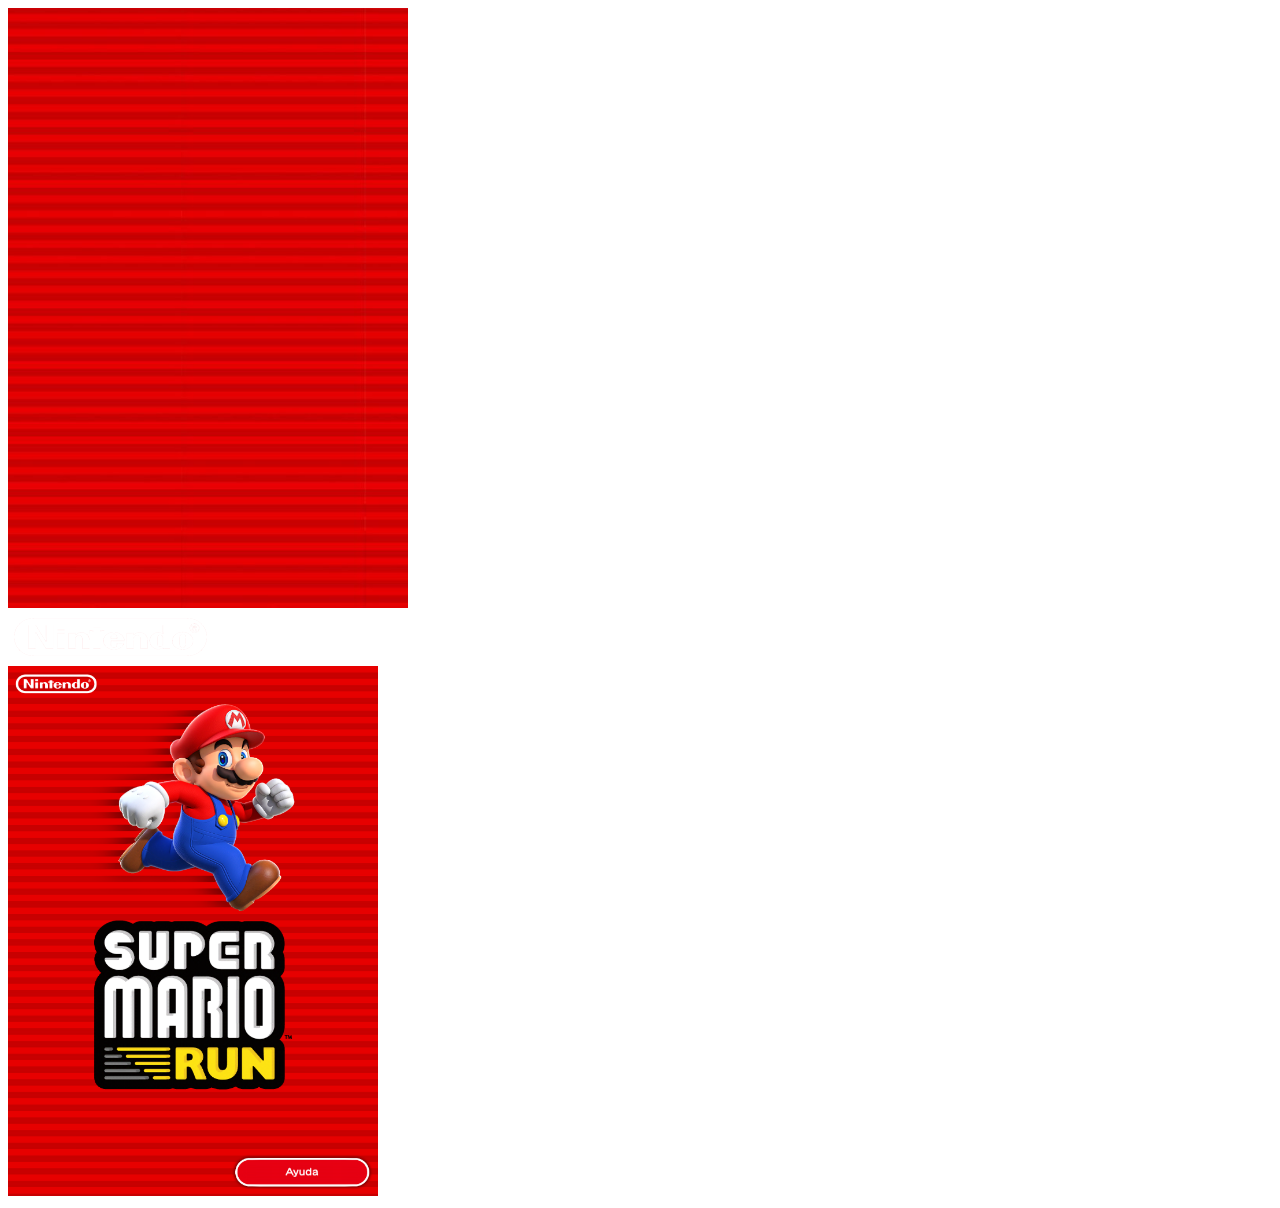
<file: Super Mario Run UWP/index.html>
﻿<!DOCTYPE html>
<html>
<head>
<meta http-equiv="Content-Type" content="text/html; charset=utf-8"/>
    <meta charset="utf-8" />
    <title>Super_Mario_Run_UWP</title>
    <link href="css/default.css" rel="stylesheet" />
</head>
<body>
    <div>  
        <div class="js-loading-mask loading-mask">
            <div class="splash"><img src="images/splash.png" alt="" width="400" height="600"></div>
            <div class="nintendologo"><img src="images/nintendo.png" alt=""></div>
        </div>

        <div class="mariologo">
            <img src="images/mario.png" alt="" width="370" height="530">
        </div>
    </div>
    <script src="js/main.js"></script>
</body>
</html>
</file>
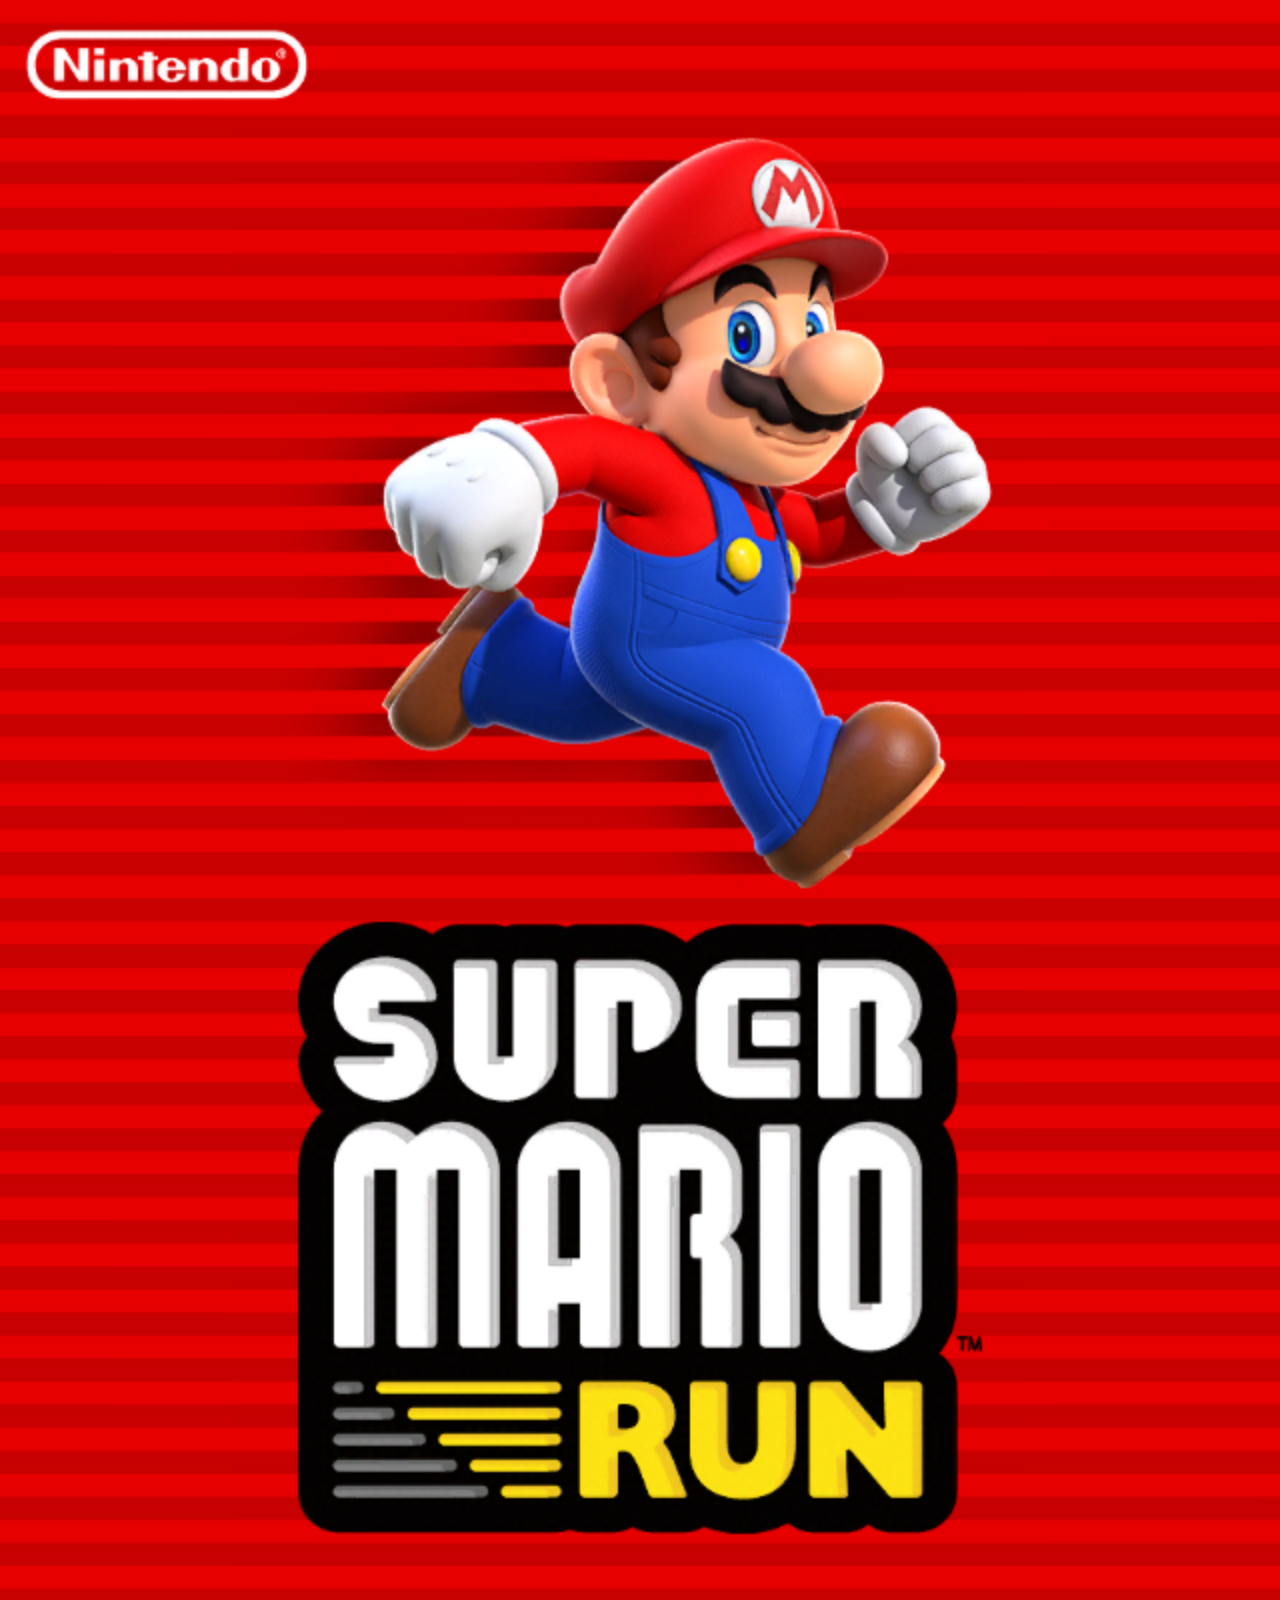
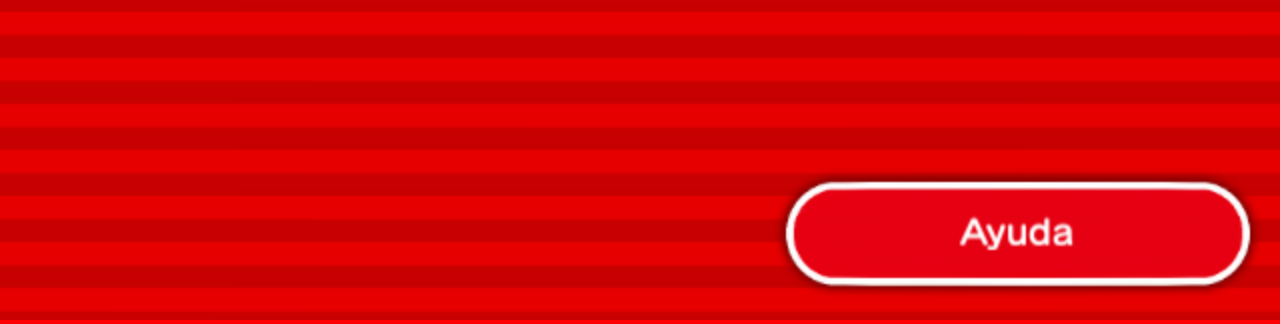
<file: Super Mario Run UWP/inicio.html>
﻿<!DOCTYPE html>
<html>
<head>
    <meta http-equiv="Content-Type" content="text/html; charset=utf-8"/>
    <meta charset="utf-8" />
    <title>Nintendo Loader.</title>
    <meta name="viewport" content="width=device-width, user-scalable=no, initial-scale=1.0, maximum-scale=1.0, minimum-scale=1.0">
    <link rel="stylesheet" href="css/index.css">
</head>
<body>
    <img src="images/mario.png" alt="">
</body>
</html>
</file>
<file: Super Mario Run UWP/css/default.css>
﻿body {
  /* Quite el comentario para habilitar el desplazamiento y el zoom
  acción táctil: manipulación;
  */
}
</file>
<file: Super Mario Run UWP/css/index.css>
﻿*{
    margin: 0;
}
body {
    background: red;
}
.loading-mask {
  position: fixed;
  z-index: 9999;
  max-width: 100%;
  max-height: 100%;
  -webkit-transition: all 1s;
  transition: all 1s;
  -webkit-transition-timing-function: ease;
  transition-timing-function: ease;
}
.loading-mask.is-remove {
  top: -120%;
  height: 0;
}
img {
    width:100%;
    max-width:100%;
}
</file>
